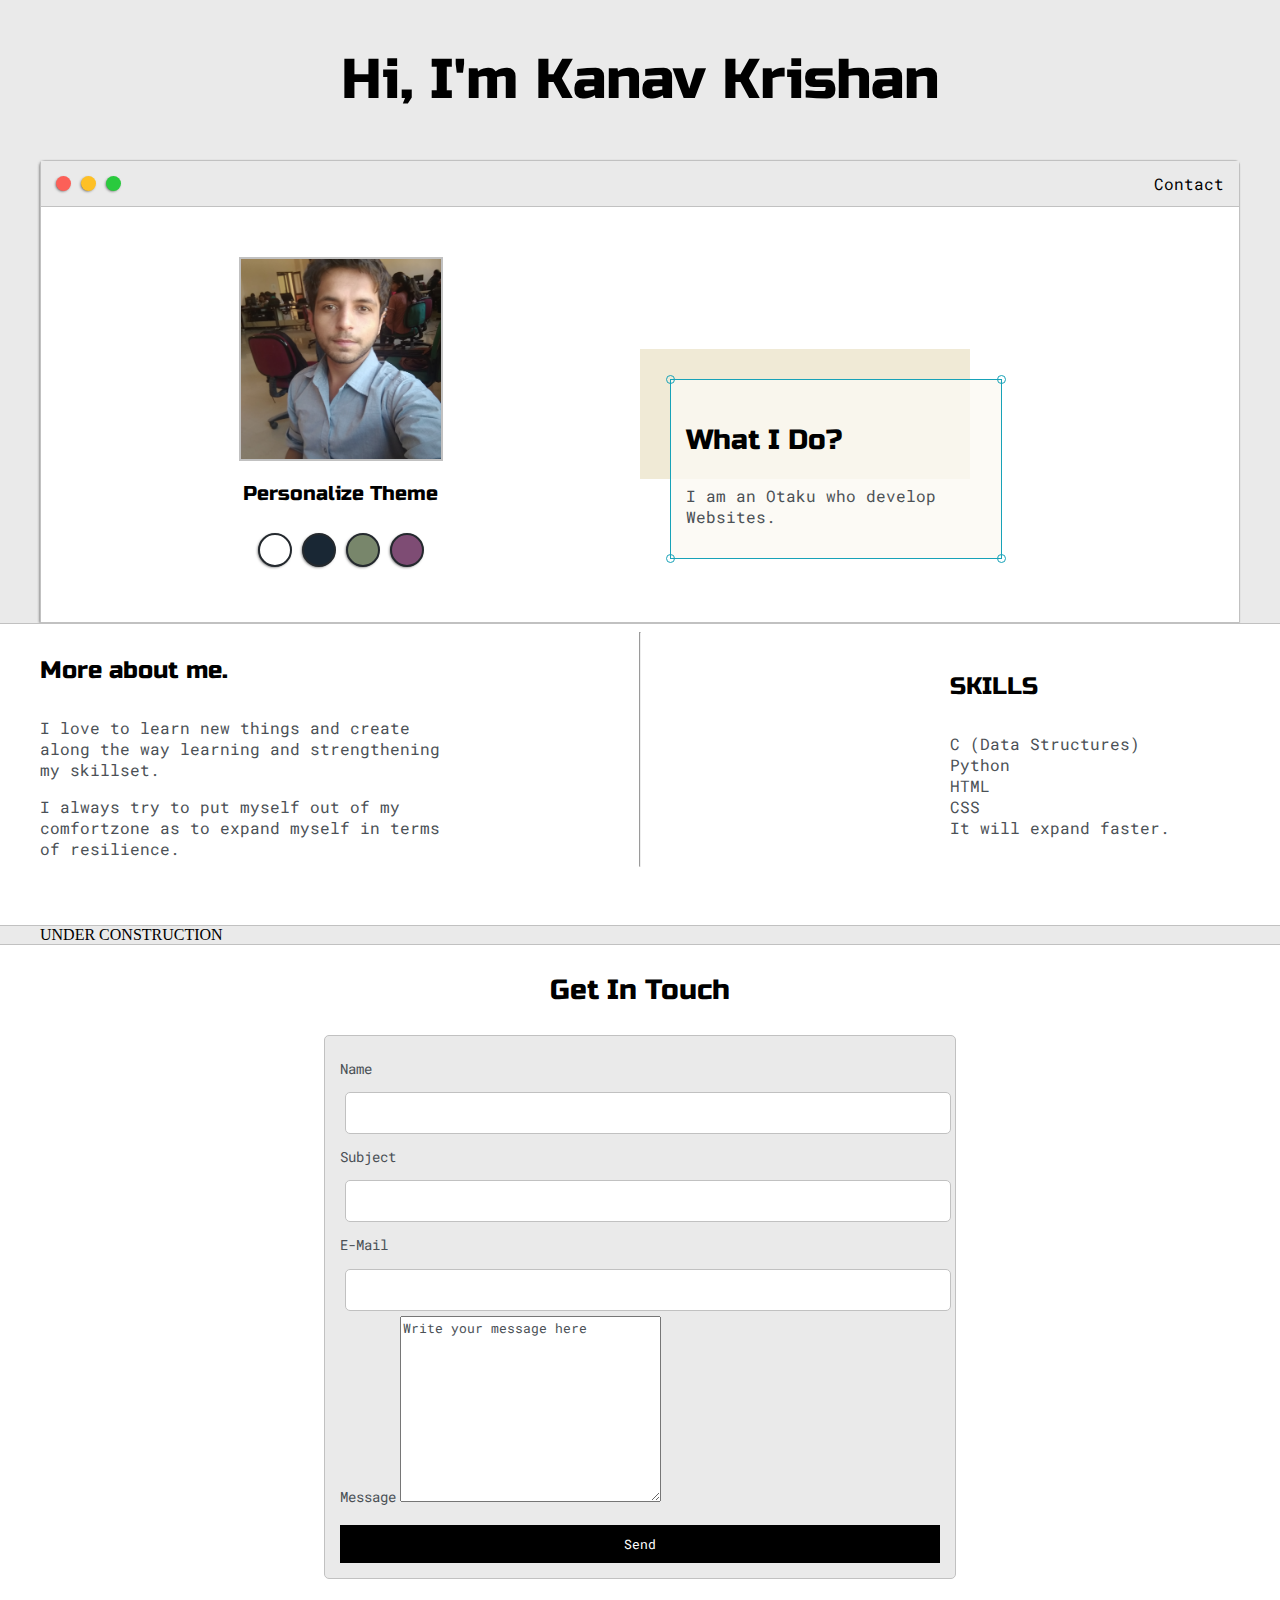
<file: index.html>
<!DOCTYPE html>
<html lang="en">
<head>
    <meta charset="UTF-8">
    <meta name="viewport" content="width=device-width, initial-scale=1.0">
    <title>Kanav Krishan</title>
    <link rel="stylesheet" href="default.css">
    <link id="theme-style" rel="stylesheet" href="">
    <link href="https://fonts.googleapis.com/css2?family=Russo+One&display=swap" rel="stylesheet">
    <link href="https://fonts.googleapis.com/css2?family=Roboto+Mono&display=swap" rel="stylesheet">
</head>
<body>
    
    <section class="s1">
        <div class="main-container">
            <div class="greeting-wrapper">
                <h1>Hi, I'm Kanav Krishan</h1>
            </div>

            <div class="intro-wrapper">
                <div class="nav-wrapper">
                    <div class="dots-wrapper">
                        <div id="dot-1" class="browser-dots"></div>
                        <div id="dot-2" class="browser-dots"></div>
                        <div id="dot-3" class="browser-dots"></div>
                    </div>

                    <ul id="navigation">
                        <li><a href="#">Contact</a></li>
                    </ul>
                </div>

                <div class="left-column">
                    <img id="profile-pic" src="images/Kanav.jpg" alt="">
                    <h5 style="text-align: center; line-height: 0;">Personalize Theme</h5>

                    <div id="theme-options-wrapper">
                        <div data-mode="light" id="light-mode" class="theme-dots"></div>
                        <div data-mode="blue" id="blue-mode" class="theme-dots"></div>
                        <div data-mode="green" id="green-mode" class="theme-dots"></div>
                        <div data-mode="purple" id="purple-mode" class="theme-dots"></div>

                    </div>
                </div>

                <div class="right-column">
                    <div id="preview-shadow">
                        <div id="preview">
                            <div id="corner-tl" class="corner"></div>
                            <div id="corner-tr" class="corner"></div>
                            <h3>What I Do?</h3>
                            <p>I am an Otaku who develop Websites.</p>
                            <div id="corner-br" class="corner"></div>
                            <div id="corner-bl" class="corner"></div>
                        </div>
                    </div>
                </div>
            </div>
        </div>
    </section>

    <section class="s2">
        
        <div class="main-container">
            
            <div class="about-wrapper">
                
                <div class="about-me">
                    <h4>More about me.</h4>
                    <p>I love to learn new things and create along the way learning and strengthening my skillset.</p>
                    <p>I always try to put myself out of my comfortzone as to expand myself in terms of resilience.</p>
                </div>
                <hr>

                
                <div id="skills">
                    <ul>
                        <li><h4>SKILLS</h4></li>
                        <li>C (Data Structures)</li>
                        <li>Python</li>
                        <li>HTML</li>
                        <li>CSS</li>
                        <li>It will expand faster.</li>
                    </ul>
                </div>
            </div>
        </div>
    </section>

    <section class="s1">
        <div class="main-container">
            UNDER CONSTRUCTION
        </div>
    </section>

    <section class="s2">
        <div class="main-container">
            <h3 style="text-align: center;">Get In Touch</h3>

            <form id="contact-form" action="">
                <label for="name">Name</label>
                <input id="name" class="input-field" type="text" name="name">

                <label for="subject">Subject</label>
                <input id="subject" class="input-field" type="text" name="subject">

                <label for="Email">E-Mail</label>
                <input id="Email" class="input-field" type="email" name="Email">

                <label for="message">Message</label>
                <textarea name="message" id="message" cols="30" rows="10">Write your message here</textarea>

                <input id="submit-button" type="submit" value="Send">
            </form>
        </div>
    </section>

    <script type="text/javascript" src="script.js"></script>
</body>
</html>
</file>
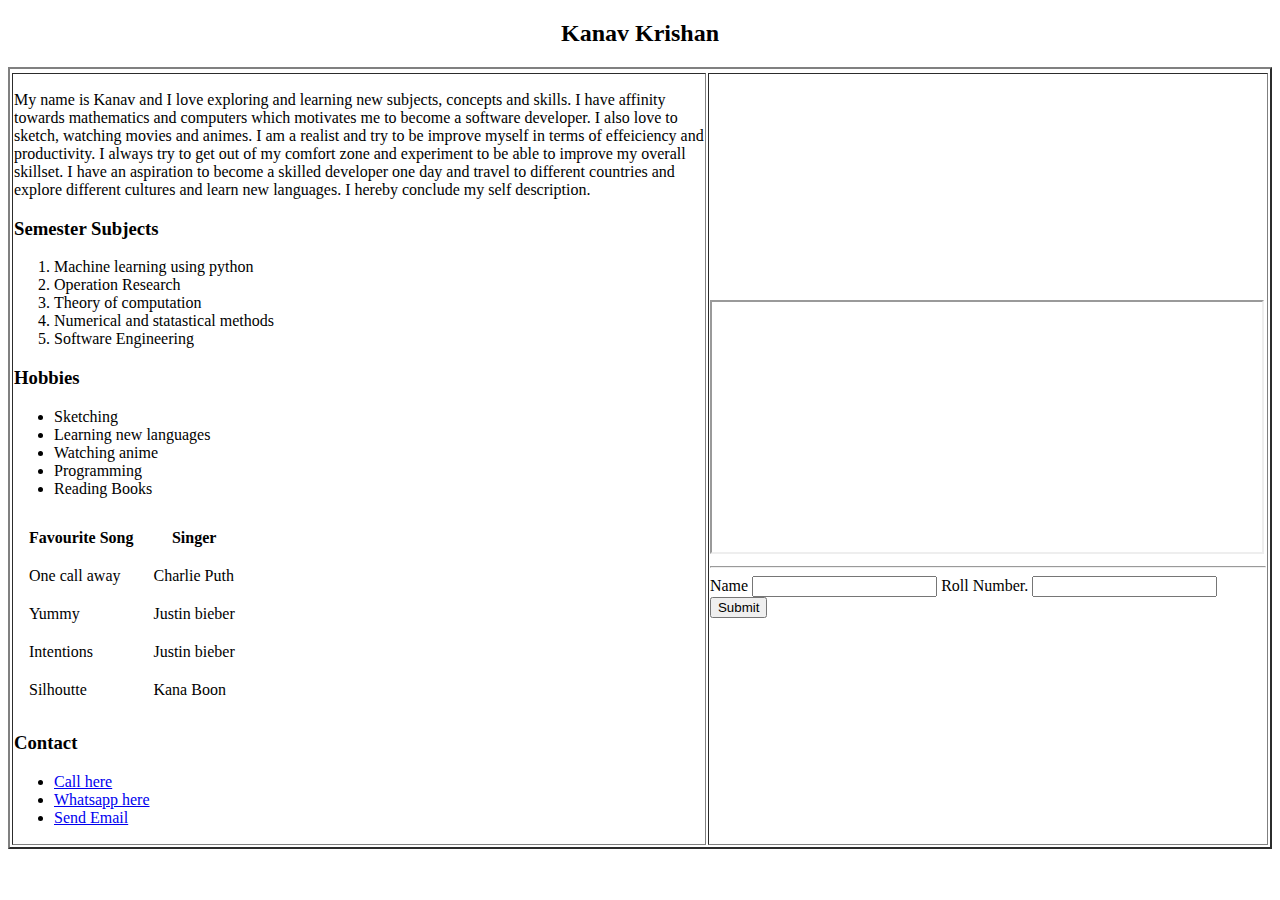
<file: Girlscript Project/index.html>
<!DOCTYPE html>
<html lang="en">
<head>
    <meta charset="UTF-8">
    <meta name="viewport" content="width=device-width, initial-scale=1.0">
    <title>Girscript Project</title>
</head>
<body>
    <table border="2">
       <tr>
           <div><center><h2>Kanav Krishan</h2></center></div>
       </tr>
        <tr>
            <td>
                <div>
                    <p>
                        My name is Kanav and I love exploring and learning new subjects, concepts and skills. I have affinity towards mathematics and computers which motivates me to become a software developer. I also love to sketch, watching movies and animes. I am a realist and try to be improve myself in terms of effeiciency and productivity. I always try to get out of my comfort zone and experiment to be able to improve my overall skillset. I have an aspiration to become a skilled developer one day and travel to different countries and explore different cultures and learn new languages. I hereby conclude my self description.
                    </p>
                </div>

                <div>
                    <h3>Semester Subjects</h3>
                    <ol>
                        <li>Machine learning using python</li>
                        <li>Operation Research</li>
                        <li>Theory of computation</li>
                        <li>Numerical and statastical methods</li>
                        <li>Software Engineering</li>
                    </ol>
                    <h3>Hobbies</h3>
                    <ul>
                        <li>Sketching</li>
                        <li>Learning new languages</li>
                        <li>Watching anime</li>
                        <li>Programming</li>
                        <li>Reading Books</li>
                    </ul>
                </div>
                <table cellspacing='10' cellpadding = '5'>
                    <thead>
                        <tr>
                            <th>Favourite Song</th>
                            <th>Singer</th>
                        </tr>
                    </thead>
                    <tbody>
                        <tr>
                            <td>One call away</td>
                            <td>Charlie Puth</td>
                        </tr>
                        <tr>
                            <td>Yummy</td>
                            <td>Justin bieber</td>
                        </tr>
                        <tr>
                            <td>Intentions</td>
                            <td>Justin bieber</td>
                        </tr>
                        <tr>
                            <td>Silhoutte</td>
                            <td>Kana Boon</td>
                        </tr>
                    </tbody>
                </table>
                <div>
                    <h3>Contact</h3>
                    <ul>
                        <li><a href="tel:9018818093">Call here</a></li>
                        <li><a href="https://api.whatsapp.com/send?phone=7780861037">Whatsapp here</a></li>
                        <li><a href="mailto: kanavk61@gmail.com">Send Email</a></li>
                    </ul>
                </div>
            </td>
            <td>
                <div>
                    <iframe src="https://wikipedia.com" frameborder="2" height="250" width="550"></iframe>
                </div>
                <hr>
                <div>
                    <form action="">
                        <label>Name</label>
                        <input type="text">
                        <label>Roll Number.</label>
                        <input type="text">
                        <input type="submit">
                    </form>
                </div>
            </td>
        </tr>
    </table>
</body>
</html>
</file>
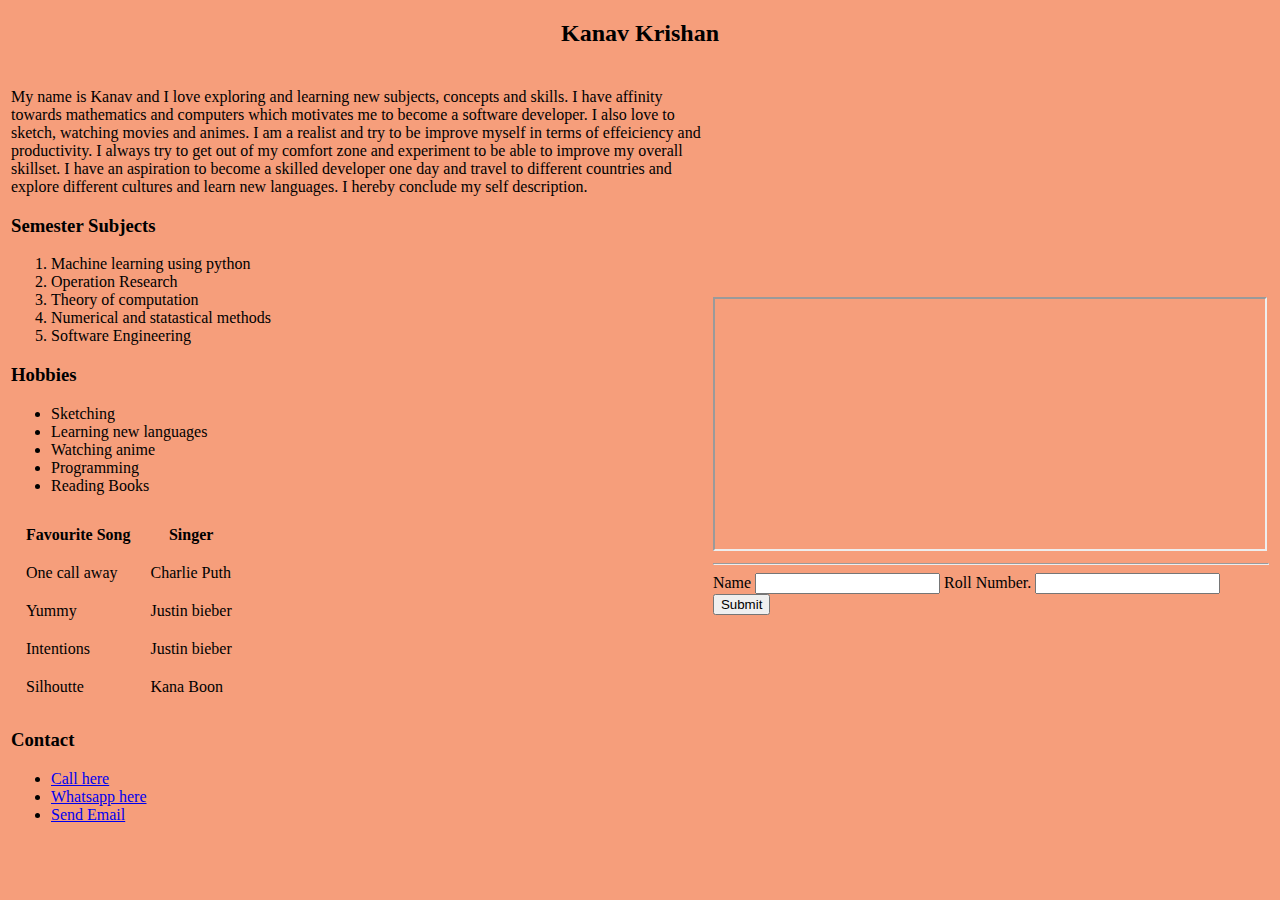
<file: Project1/index.html>
<!DOCTYPE html>
<html lang="en">
<head>
    <meta charset="UTF-8">
    <meta name="viewport" content="width=device-width, initial-scale=1.0">
    <title>Girscript Project</title>
    <link rel="stylesheet" href="style.css">
</head>
<body>
    <table>
       <tr>
           <div><center><h2>Kanav Krishan</h2></center></div>
       </tr>
        <tr>
            <td>
                <div>
                    <p>
                        My name is Kanav and I love exploring and learning new subjects, concepts and skills. I have affinity towards mathematics and computers which motivates me to become a software developer. I also love to sketch, watching movies and animes. I am a realist and try to be improve myself in terms of effeiciency and productivity. I always try to get out of my comfort zone and experiment to be able to improve my overall skillset. I have an aspiration to become a skilled developer one day and travel to different countries and explore different cultures and learn new languages. I hereby conclude my self description.
                    </p>
                </div>

                <div>
                    <h3>Semester Subjects</h3>
                    <ol>
                        <li>Machine learning using python</li>
                        <li>Operation Research</li>
                        <li>Theory of computation</li>
                        <li>Numerical and statastical methods</li>
                        <li>Software Engineering</li>
                    </ol>
                    <h3>Hobbies</h3>
                    <ul>
                        <li>Sketching</li>
                        <li>Learning new languages</li>
                        <li>Watching anime</li>
                        <li>Programming</li>
                        <li>Reading Books</li>
                    </ul>
                </div>
                <table cellspacing='10' cellpadding = '5'>
                    <thead>
                        <tr>
                            <th>Favourite Song</th>
                            <th>Singer</th>
                        </tr>
                    </thead>
                    <tbody>
                        <tr>
                            <td>One call away</td>
                            <td>Charlie Puth</td>
                        </tr>
                        <tr>
                            <td>Yummy</td>
                            <td>Justin bieber</td>
                        </tr>
                        <tr>
                            <td>Intentions</td>
                            <td>Justin bieber</td>
                        </tr>
                        <tr>
                            <td>Silhoutte</td>
                            <td>Kana Boon</td>
                        </tr>
                    </tbody>
                </table>
                <div>
                    <h3>Contact</h3>
                    <ul>
                        <li><a href="tel:9018818093">Call here</a></li>
                        <li><a href="https://api.whatsapp.com/send?phone=7780861037">Whatsapp here</a></li>
                        <li><a href="mailto: kanavk61@gmail.com">Send Email</a></li>
                    </ul>
                </div>
            </td>
            <td>
                <div>
                    <iframe src="https://wikipedia.com" frameborder="2" height="250" width="550"></iframe>
                </div>
                <hr>
                <div>
                    <form action="">
                        <label>Name</label>
                        <input type="text">
                        <label>Roll Number.</label>
                        <input type="text">
                        <input type="submit">
                    </form>
                </div>
            </td>
        </tr>
    </table>
</body>
</html>
</file>
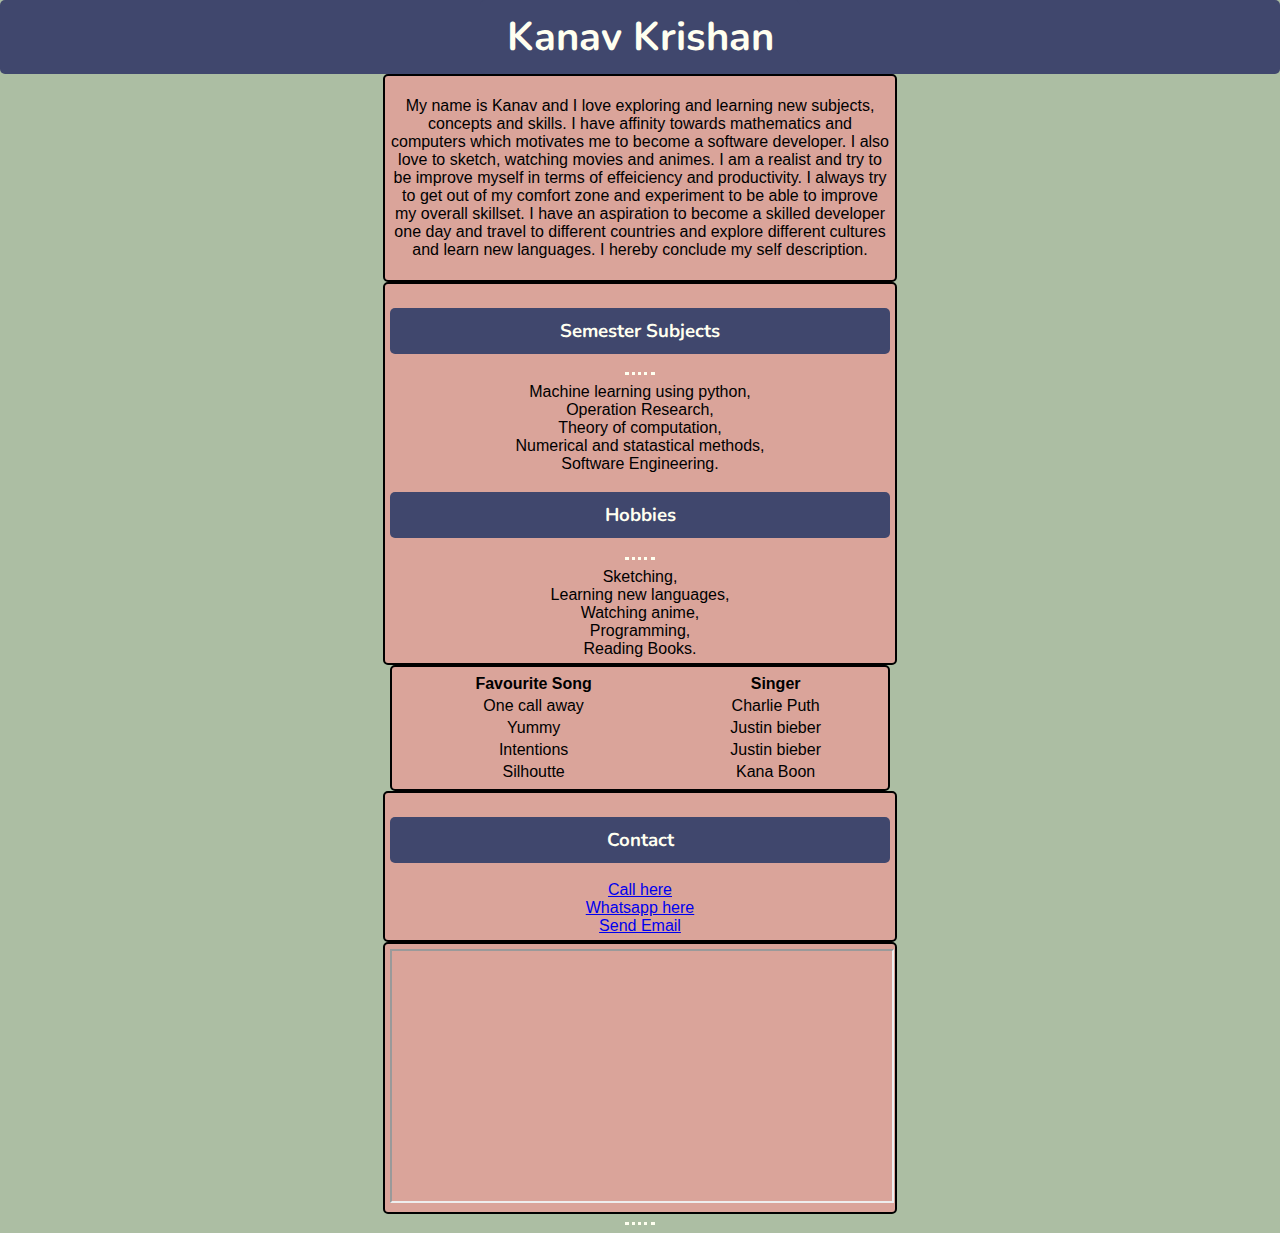
<file: project2/index.html>
<!DOCTYPE html>
<html lang="en">
  <head>
    <meta charset="UTF-8" />
    <meta name="viewport" content="width=device-width, initial-scale=1.0" />
    <title>Girscript Project</title>
    <link rel="stylesheet" href="style.css" />
  </head>
  <body>
    <div class="banner">
      <h2>Kanav Krishan</h2>
    </div>
    <div class="content">
      <p>
        My name is Kanav and I love exploring and learning new subjects,
        concepts and skills. I have affinity towards mathematics and computers
        which motivates me to become a software developer. I also love to
        sketch, watching movies and animes. I am a realist and try to be improve
        myself in terms of effeiciency and productivity. I always try to get out
        of my comfort zone and experiment to be able to improve my overall
        skillset. I have an aspiration to become a skilled developer one day and
        travel to different countries and explore different cultures and learn
        new languages. I hereby conclude my self description.
      </p>
    </div>

    <div class="content">
      <h3>Semester Subjects</h3>
      <hr>

      Machine learning using python,<br>Operation Research,<br>Theory of computation,
      <br>Numerical and statastical methods, <br>Software Engineering.

      <h3>Hobbies</h3>
      <hr>
      Sketching, <br>Learning new languages,<br>Watching anime,<br>Programming, <br>Reading
      Books.
    </div>
    <table class="content">
      <thead>
        <tr>
          <th>Favourite Song</th>
          <th>Singer</th>
        </tr>
      </thead>
      <tbody>
        <tr>
          <td>One call away</td>
          <td>Charlie Puth</td>
        </tr>
        <tr>
          <td>Yummy</td>
          <td>Justin bieber</td>
        </tr>
        <tr>
          <td>Intentions</td>
          <td>Justin bieber</td>
        </tr>
        <tr>
          <td>Silhoutte</td>
          <td>Kana Boon</td>
        </tr>
      </tbody>
    </table>
    <div class="content">
      <h3>Contact</h3>

      <a href="tel:9018818093">Call here</a><br />
      <a href="https://api.whatsapp.com/send?phone=7780861037">Whatsapp here</a><br>
      <a href="mailto: kanavk61@gmail.com">Send Email</a><br>
    </div>

    <div class="content">
      <iframe
        src="https://wikipedia.com"
        frameborder="2"
        height="250"
        width="500"
      ></iframe>
    </div>
    <hr />
  </body>
</html>
</file>
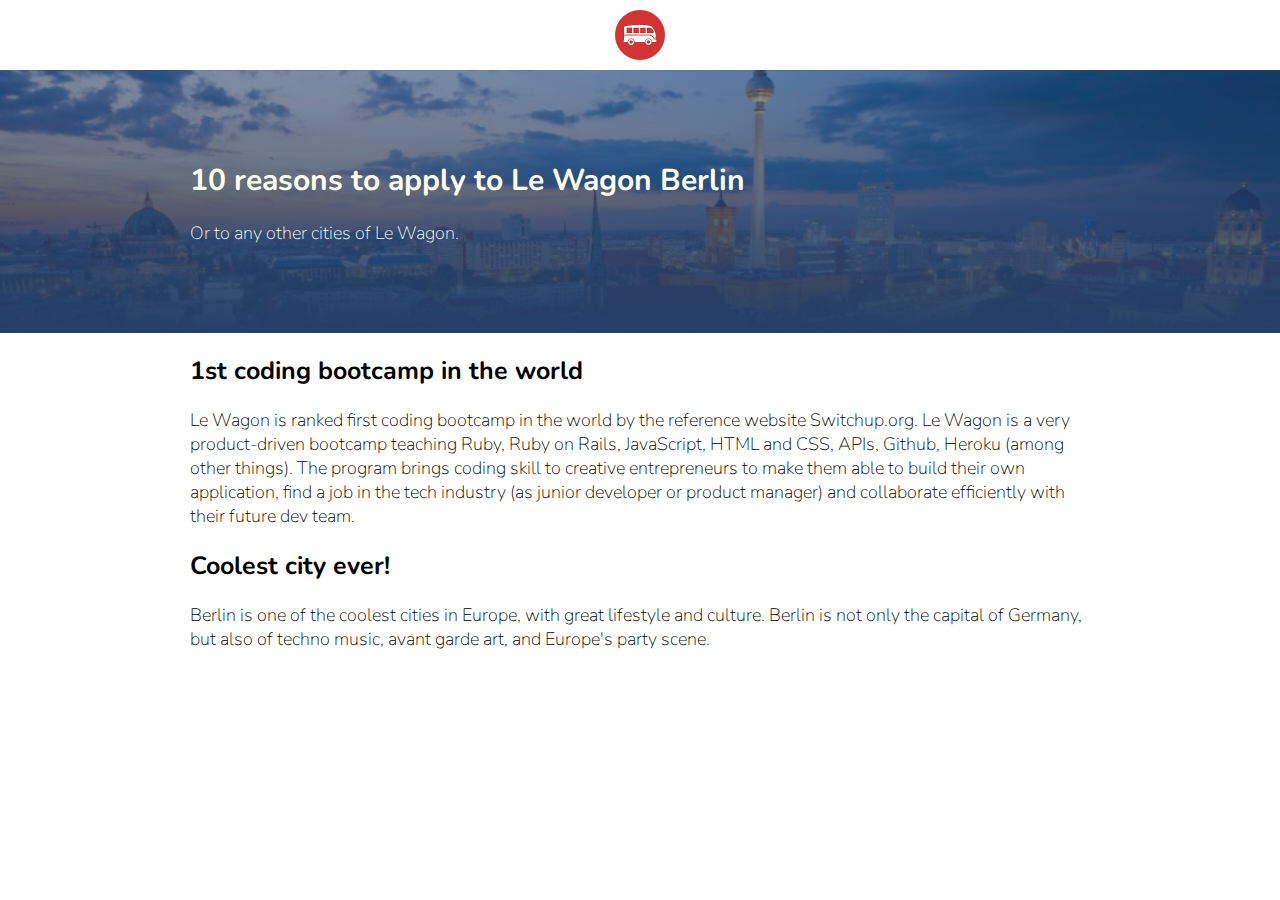
<file: layouts-101-boilerplate/blogpost.html>
<!DOCTYPE html>
<html lang="en">
  <head>
    <meta charset="utf-8" />
    <title>Blogpost</title>
    <link rel="stylesheet" href="css/style.css" />
  </head>
  <body>
    <div class="navbar-minimal">
      <img src="images/logo.png" />
    </div>

    <div class="banner">
      <div class="container">
        <h1>10 reasons to apply to Le Wagon Berlin</h1>
        <p>Or to any other cities of Le Wagon.</p>
      </div>
    </div>

    
    <div class="container">
    <h2>1st coding bootcamp in the world</h2>
    <p>
      Le Wagon is ranked first coding bootcamp in the world by the reference
      website Switchup.org. Le Wagon is a very product-driven bootcamp teaching
      Ruby, Ruby on Rails, JavaScript, HTML and CSS, APIs, Github, Heroku (among
      other things). The program brings coding skill to creative entrepreneurs
      to make them able to build their own application, find a job in the tech
      industry (as junior developer or product manager) and collaborate
      efficiently with their future dev team.
    </p>

    <h2>Coolest city ever!</h2>
    <p>
      Berlin is one of the coolest cities in Europe, with great lifestyle and
      culture. Berlin is not only the capital of Germany, but also of techno
      music, avant garde art, and Europe's party scene.
    </p>
    </div>
  </body>
</html>
</file>
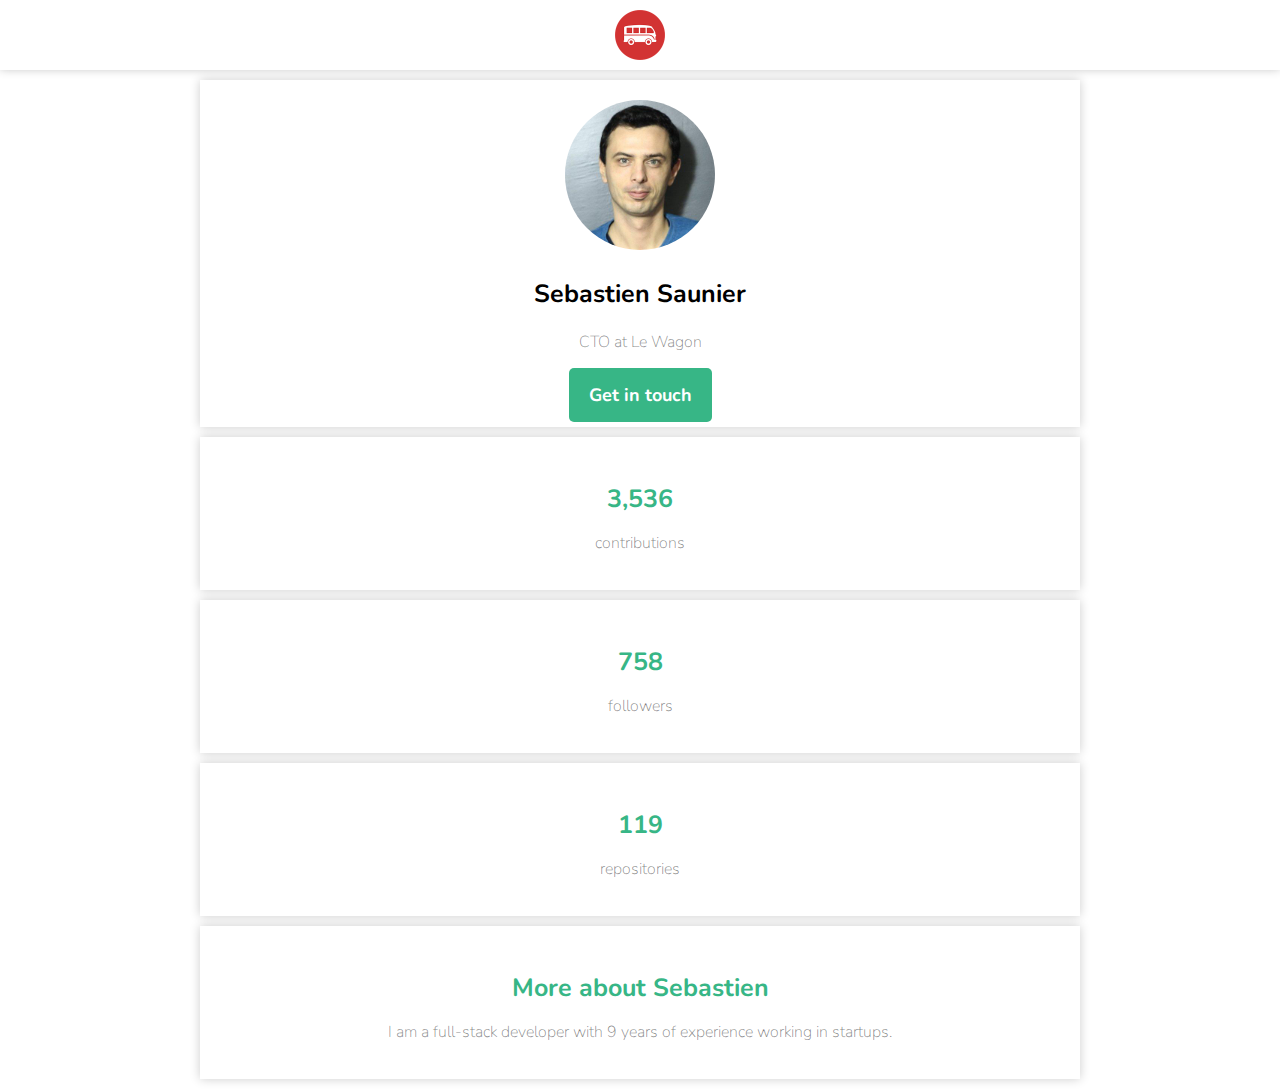
<file: layouts-101-boilerplate/dashboard.html>
<!DOCTYPE html>
<html lang="en">
  <head>
    <meta charset="utf-8">
    <meta http-equiv="X-UA-Compatible" content="IE=edge">
    <meta name="viewport" content="width=device-width, initial-scale=1">
    <title>Dashboard</title>
    <link rel="stylesheet" href="css/style.css">
  </head>
  <body>

    <div class="navbar-minimal">
      <img src="images/logo.png">
    </div>

    <div class="container">

      <div class="dashboard">
        <div class="dashboard-card main">
          <div class="dashboard-card-content">
            <img src="images/seb.jpeg" alt="" width="150" class="img-circle">
            <h2>Sebastien Saunier</h2>
            <p>CTO at Le Wagon</p>
            <a href="#" class="btn btn-primary btn-lg">Get in touch</a>
          </div>
        </div>
        <div class="dashboard-card stat">
          <div class="dashboard-card-content">
            <h3>3,536</h3>
            <p>contributions</p>
          </div>
        </div>
        <div class="dashboard-card stat">
          <div class="dashboard-card-content">
            <h3>758</h3>
            <p>followers</p>
          </div>
        </div>
        <div class="dashboard-card stat">
          <div class="dashboard-card-content">
            <h3>119</h3>
            <p>repositories</p>
          </div>
        </div>
        <div class="dashboard-card description">
          <div class="dashboard-card-content">
            <h3>More about Sebastien</h3>
            <p class="text-justify">
              I am a full-stack developer with 9 years of experience working in startups.
            </p>
          </div>
        </div>
      </div>
    </div>

  </body>
</html>
</file>
<file: default.css>
:root {
  --mainColor: #eaeaea;
  --secondaryColor: #fff;

  --borderColor: #c1c1c1;

  --mainText: black;
  --secondaryText: #4b5156;

  --themeDotBorder: #24292e;
  --previewBg: rgb(251, 249, 243, 0.8);
  --previewShadow: #f0ead6;

  --btncolor: black;
}

body *{
  transition: 0.3sec;
}

html,
body {
  padding: 0;
  margin: 0;
}

h1,
h2,
h3,
h4,
h5,
h6,
strong {
  color: var(--mainText);
  font-family: "Russo One", sans-serif;
  font-weight: 500;
}

p,
li,
span,
label,
input,
textarea {
  color: var(--secondaryText);
  font-family: "Roboto Mono", monospace;
}

.s1 {
  background-color: var(--mainColor);
  border-bottom: 1px solid var(--borderColor);
  overflow: auto;
}

.s2 {
  background-color: var(--secondaryColor);
  border-bottom: 1px solid var(--borderColor);
  overflow: auto;
}

.main-container {
  width: 1200px;
  margin: 0 auto;
}

a {
  text-decoration: none;
  color: #17b2a8;
}

ul {
  list-style: none;
}

h1 {
  font-size: 56px;
}
h2 {
  font-size: 36px;
}
h3 {
  font-size: 28px;
}
h4 {
  font-size: 24px;
}
h5 {
  font-size: 20px;
}
h6 {
  font-size: 16px;
}

.greeting-wrapper {
  display: grid;
  justify-content: center;
  align-content: center;
  min-height: 10em;
}

.intro-wrapper {
  background-color: var(--secondaryColor);
  border: 1px solid var(--borderColor);
  border-radius: 5px 5px 0 0;

  -webkit-box-shadow: -1px 3px 1px -1px rgba(0, 0, 0, 0.75);
  -moz-box-shadow: -1px 1px 3px -1px rgba(0, 0, 0, 0.75);
  box-shadow: -1px 1px 3px -1px rgba(0, 0, 0, 0.75);

  display: grid;
  grid-template-columns: 1fr 1fr;
  grid-template-areas: 
    'Nav-wrapper Nav-wrapper'
    'Left-column Right-column'
  ;
}

.nav-wrapper{
    grid-area: Nav-wrapper;
    border-bottom: 1px solid var(--borderColor);
    display: flex;
    justify-content: space-between;
    align-items: center;
    background-color: var(--mainColor);
    
}

.left-column{
    grid-area: Left-column;
    padding-top: 50px;
    padding-bottom: 50px;
}

.right-column{
    grid-area: Right-column;
    display: grid;
    align-content: center;

    padding-top: 50px;
    padding-bottom: 50px;
}

.dots-wrapper{
    display: flex;
    padding: 10px;
}

.browser-dots{
    background-color: black;
    height: 15px;
    width: 15px;
    border-radius: 50%;
    margin: 5px;

    -webkit-box-shadow: -1px 3px 1px -1px rgba(0, 0, 0, 0.75);
    -moz-box-shadow: -1px 1px 3px -1px rgba(0, 0, 0, 0.75);
    box-shadow: -1px 1px 3px -1px rgba(0, 0, 0, 0.75);
}

#theme-options-wrapper{
  display: flex;
  justify-content: center;
}

.theme-dots{
  width: 30px;
  height: 30px;
  background-color: black;
  border-radius: 50%;
  border: 2px solid var(--themeDotBorder);
  margin: 5px;

  -webkit-box-shadow: -1px 3px 1px -1px rgba(0, 0, 0, 0.75);
    -moz-box-shadow: -1px 1px 3px -1px rgba(0, 0, 0, 0.75);
    box-shadow: -1px 1px 3px -1px rgba(0, 0, 0, 0.75);

  cursor: pointer;  
}

.theme-dots:hover{
  border-width: 5px;

}
.corner{
  width: 7px;
  height: 7px;
  border-radius: 50%;
  border: 1.5px solid #17a2b8;
  position: absolute;
}

.about-wrapper{
  display: grid;
  grid-template-columns: repeat(auto-fit, minmax(320px, 1fr));
  padding-bottom: 50px;
}

#navigation a{
  color: var(--mainText);
}

#corner-tl{
  top: -5px;
  left: -5px;
}

#corner-tr{
  top: -5px;
  right: -5px;
}

#corner-bl{
  bottom: -5px;
  left: -5px;
}

#corner-br{
  bottom: -5px;
  right: -5px;
}

@media screen and (max-width: 1200px) {
  .main-container {
    width: 95%;
    margin: 0 auto;
  }
}
#preview-shadow{
  background-color: var(--previewShadow);
  width: 300px;
  height: 100px;
  padding-left: 30px;
  padding-top: 30px;
}
#dot-1{
    background-color: #FC6058;
}

#dot-2{
    background-color: #FEC025;
}

#dot-3{
    background-color: #2ACA3E;
}

#navigation{
    margin: 0;
    padding: 10px;
}

#navigation li{
    display: inline-block;
    margin-left: 5px;
    margin-right: 5px;
}

#profile-pic{
  display: block;
  margin: 0 auto;

  height: 200px;
  width: 200px;
  object-fit: cover;
  border: 2px solid var(--borderColor);
}

#light-mode{
  background-color: #fff;
}

#blue-mode{
  background-color: #192734;
}

#green-mode{
  background-color: #78866b;
}

#purple-mode{
  background-color: #7e4c74;
}

#preview{
  width: 300px;
  border: 1.5px solid #17a2b8;
  background-color: var(--previewBg);
  padding: 15px;
  position: relative;
}

#skills{
  display: flex;
  justify-content: space-evenly;
}

@media screen and (max-width: 800px) {
    .intro-wrapper {
      grid-template-columns: 1fr;
      grid-template-areas: 
        'Nav-wrapper'
        'Left-column'
        'Right-column'
      ;
    }

    .right-column{
      justify-content: center;
    }
}

#submit-button{
  margin-top: 10px;
  width: 100%;
  padding-top: 10px;
  padding-bottom: 10px;
  color: #fff;
  background-color: var(--btncolor);
  border: none;
}

#contact-form label{
  line-height: 2.6em;
}

#contact-form{
  min-height: 100px;
  font-size: 14px;
}

.input-field{
  width: 100%;
  padding-top: 10px;
  padding-bottom: 10px;
  background-color: var(--secondaryColor);
  border-radius: 5px;
  border: 1px solid var(--borderColor);
  font-size: 15px;
  margin: 5px;
}

#contact-form{
  display: block;
  max-width: 600px;
  margin: 0 auto;
  border: 1px solid var(--borderColor);
  padding: 15px;
  border-radius: 5px;
  background-color: var(--mainColor);
  margin-bottom: 50px;
}
</file>
<file: Project1/style.css>
body{
    background-color: #f69e7b;
}
</file>
<file: project2/style.css>
@import url("https://fonts.googleapis.com/css2?family=MuseoModerno:wght@500&family=Notable&display=swap");
@import url("https://fonts.googleapis.com/css?family=Nunito:300,400,700,800,900");
body {
  margin: 0;
  padding: 0;
  font-family: -apple-system, BlinkMacSystemFont, 'Segoe UI', Roboto, Oxygen, Ubuntu, Cantarell, 'Open Sans', 'Helvetica Neue', sans-serif;
  background-color: #acbea3;
}
.banner {
    font-family: "MuseoModerno", cursive;
    background-color: #40476d;
    border-radius: 5px;
  }

h2 {
  font-size: 40px;
  color: ivory;
  width: 300px;
  margin: 0 auto;
  padding: 20px 0;
  text-align: center;
}

h2, h3{
    font-family: 'Nunito', sans-serif;
    text-align: center;
    background-color:#40476d ;
    border-radius: 5px;
    padding: 10px;
    color: ivory;
}

.content {
  width: 500px;
  margin: 0 auto;
  border: 2px solid black;
  border-radius: 5px;
  padding: 5px;
  background-color: #daa49a;
  text-align: center;
}

hr{
  border: none;
  border-top: dotted ivory;
  height: 0px;
  width: 30px;
  
}
</file>
<file: layouts-101-boilerplate/css/style.css>
/* Importing Google fonts */
@import url("https://fonts.googleapis.com/css?family=Nunito:300,400,700,800,900");

/* Importing layouts */
@import url("layouts/blogpost.css");
@import url("layouts/map.css");
@import url("layouts/saas.css");
@import url("layouts/dashboard.css");

body {
  margin: 0;
  font-family: 'Nunito', sans-serif;
  font-size: 18px;
  font-weight: 300;
}
p {
  font-weight: lighter;
}
h1, h2, h3 {
  font-family: 'Nunito', sans-serif;
  font-weight: bold;
}
h1 {
  font-size: 30px;
}
h2 {
  font-size: 25px;
  margin-bottom: 20px;
}
h3 {
  font-size: 23px;
}
.navbar-minimal {
  height: 70px;
  background: white;
  box-shadow: 0px -2px 10px rgba(0,0,0,0.3);
  display: flex;
  justify-content: space-around;
  align-items: center;
}
.navbar-minimal img {
  width: 50px;
  height: 50px;
}
</file>
